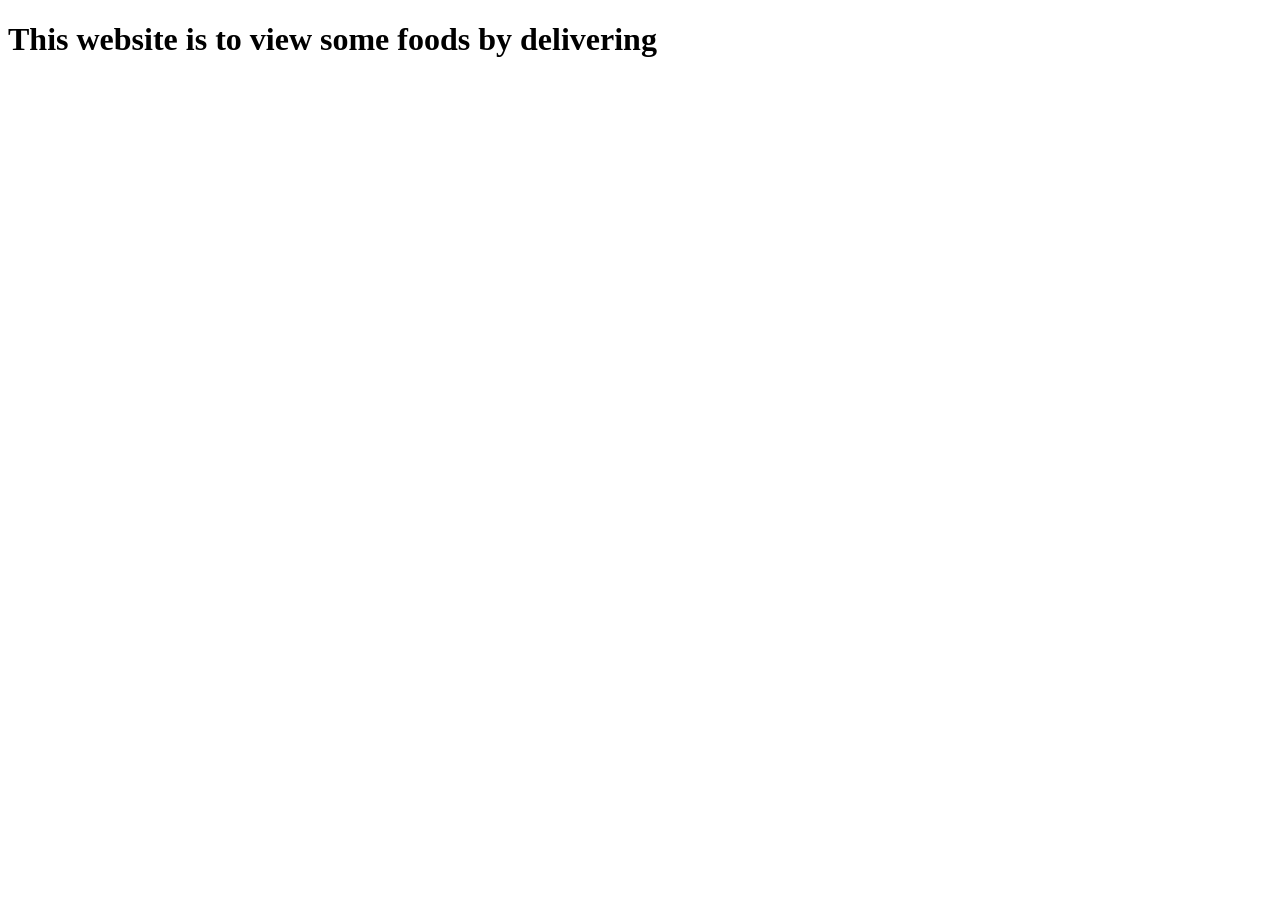
<file: ABOUT.html>
<!DOCTYPE html>
<html lang="en">
<head>
    <meta charset="UTF-8">
    <meta name="viewport" content="width=device-width, initial-scale=1.0">
    <title>Welcome To Bulay's Resturant</title>
</head>
<body>


    
    <H1>This website is to view some foods by delivering</H1>
    

</body>
</html>
</file>
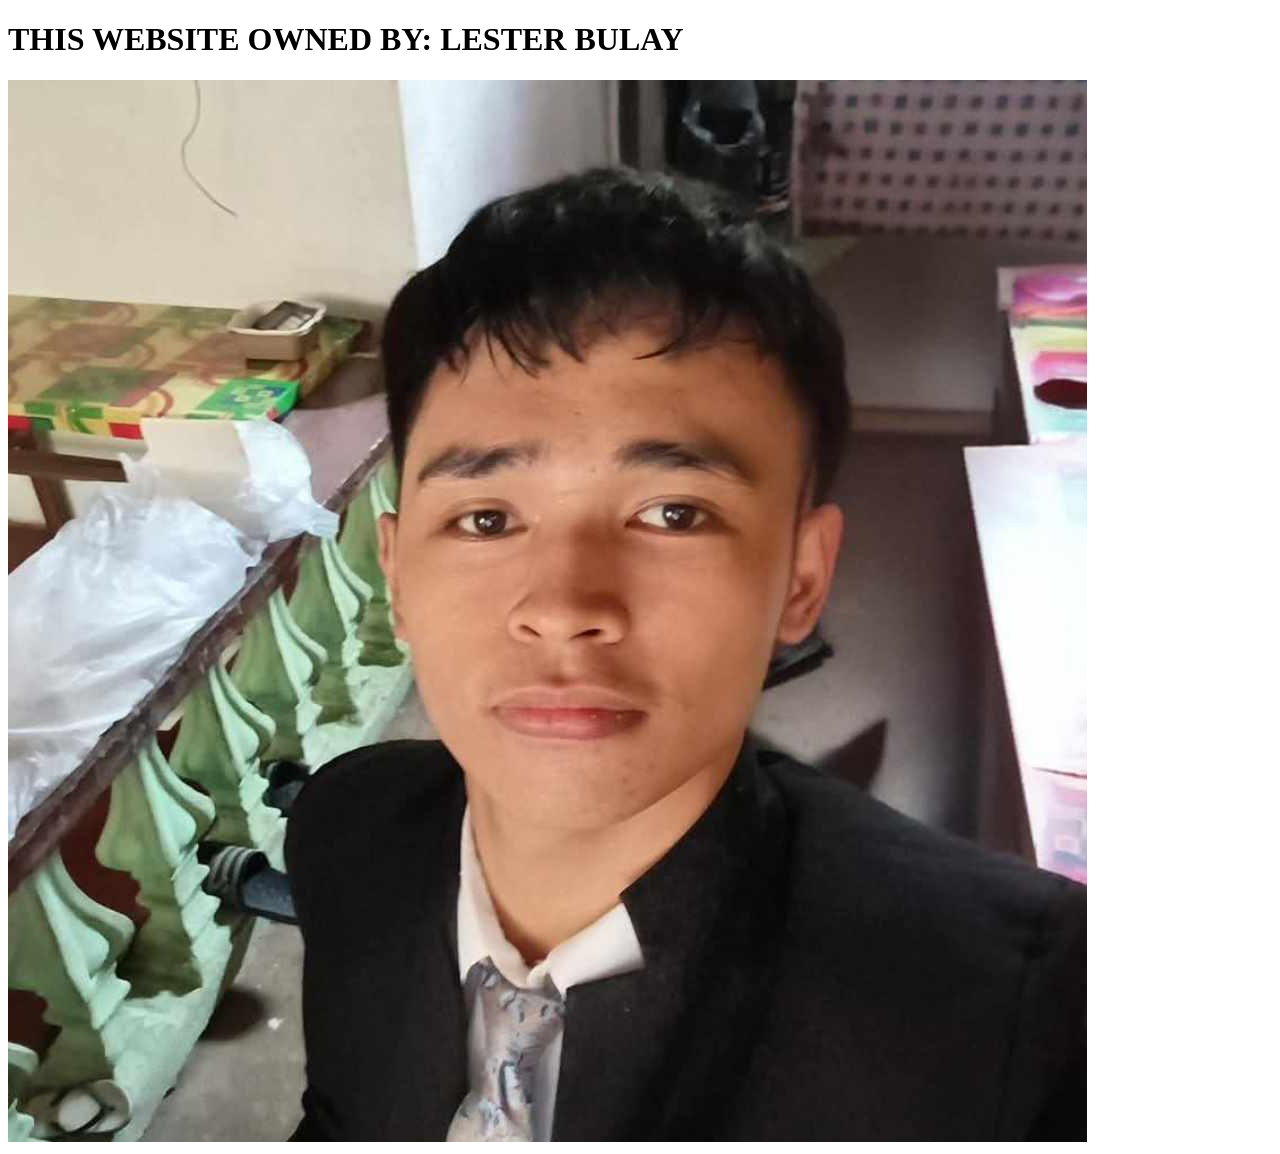
<file: CONTACT.html>
<!DOCTYPE html>
<html lang="en">
<head>
    <meta charset="UTF-8">
    <meta name="viewport" content="width=device-width, initial-scale=1.0">
    <title>Welcome To Bulay's Resturant</title>
</head>
<body>
    <h1>THIS WEBSITE OWNED BY: LESTER BULAY</h1>
    <img src="profileabout.jpg">
    
</body>
</html>
</file>
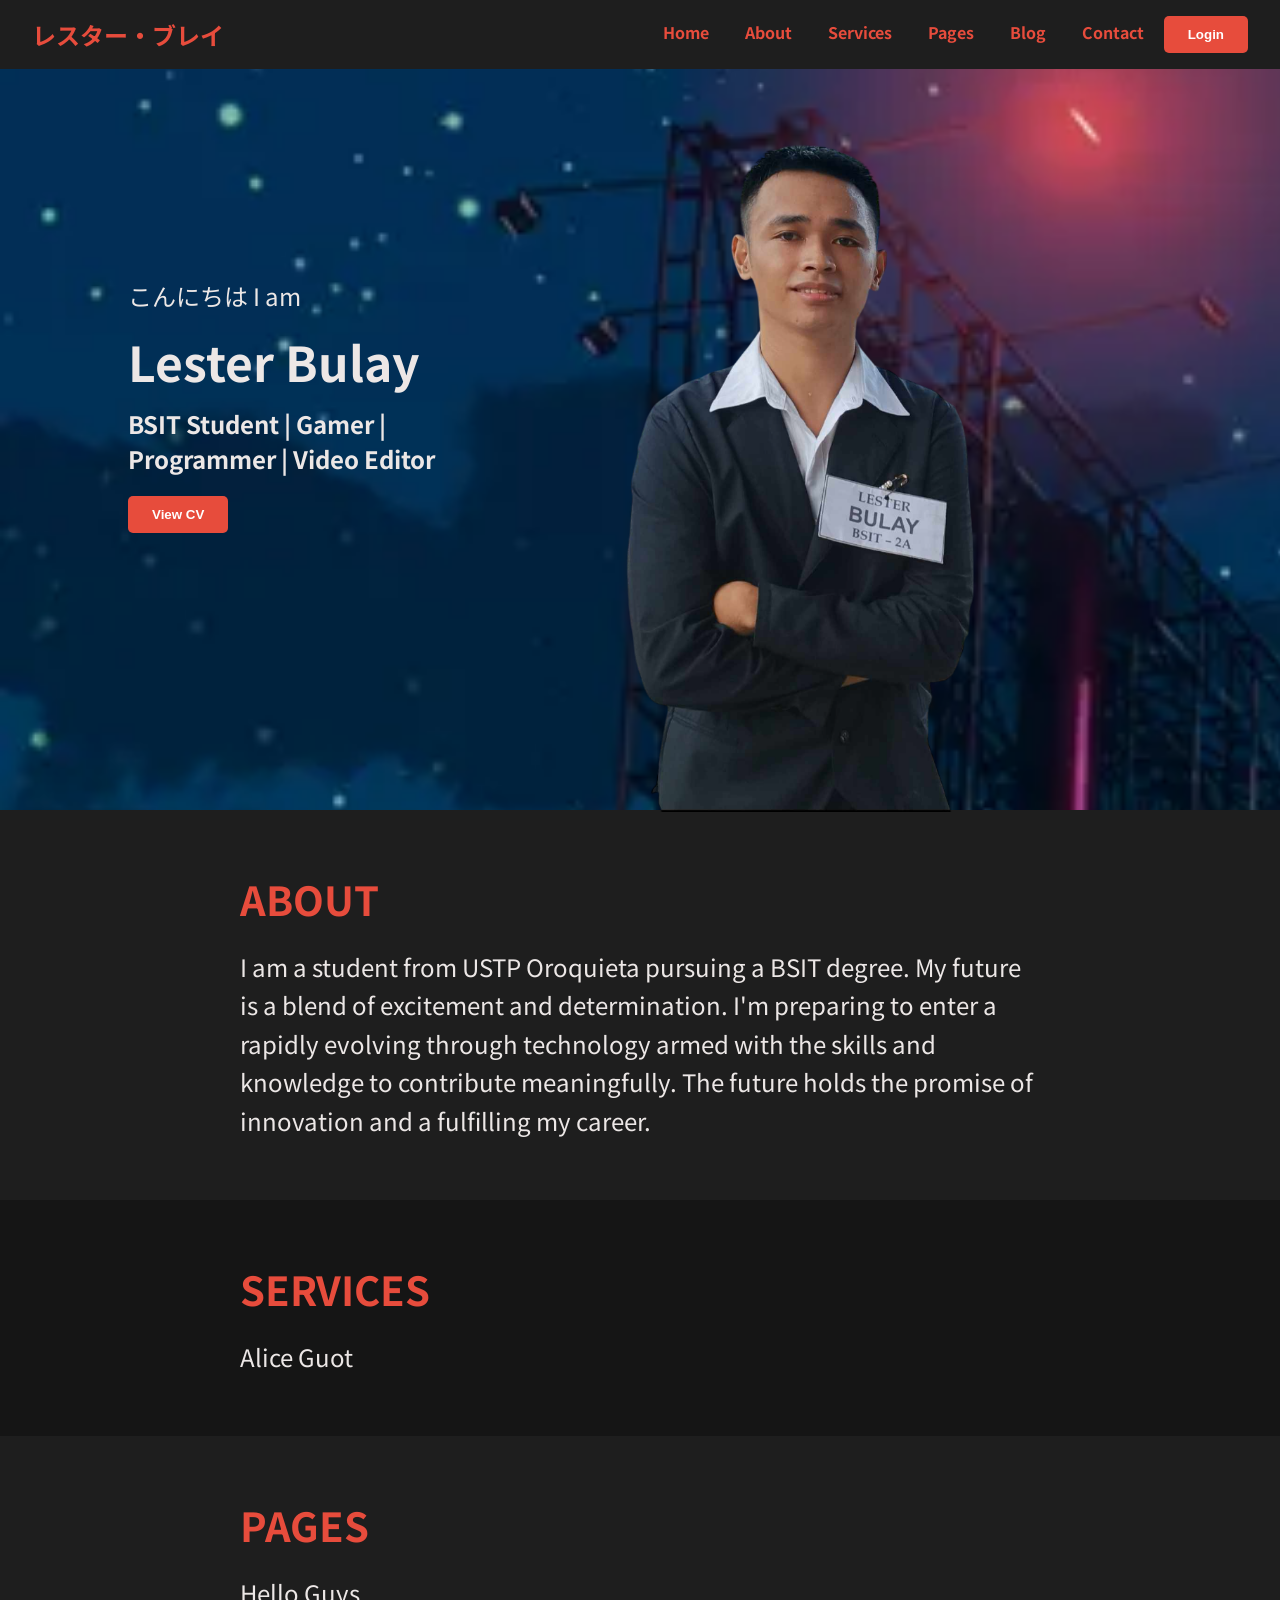
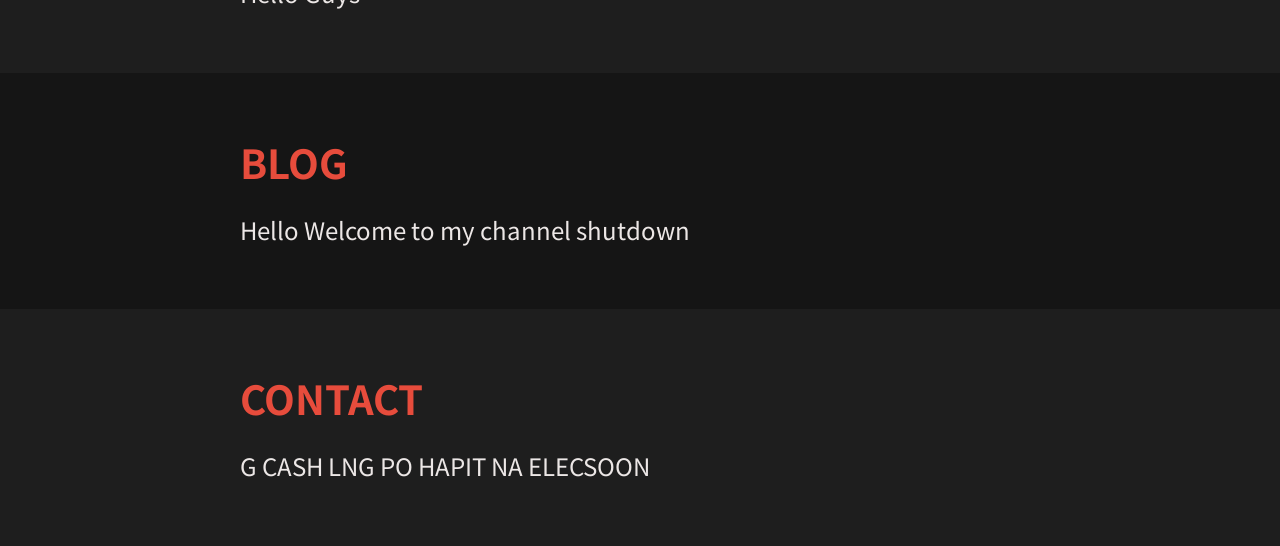
<file: Home.html>
<!DOCTYPE html>
<html lang="en">
<head>
    <meta charset="UTF-8">
    <meta name="viewport" content="width=device-width, initial-scale=1.0">
    <title>Lester Bulay</title>
    <link rel="preconnect" href="https://fonts.googleapis.com">
    <link rel="preconnect" href="https://fonts.gstatic.com" crossorigin>
    <link href="https://fonts.googleapis.com/css2?family=Noto+Sans+JP:wght@100..900&display=swap" rel="stylesheet">
    <link rel="stylesheet" href="Style.css">
    <link rel="icon" href="img/icon.png">
</head>
<body>
    <header>
        <h2 class="logo">レスター・ブレイ</h2>
        <nav class="navbar">      
            <a href="#home">Home</a>
            <a href="#about">About</a>
            <a href="#services">Services</a>
            <a href="#pages">Pages</a>
            <a href="#blog">Blog</a>
            <a href="#contact">Contact</a>
            <button class="btn-login">Login</button>
        </nav>
    </header>
    
    <section id="home" class="char">
        <div class="char-content">
            <div class="text-content">
                <p>こんにちは I am</p>
                <h1>Lester Bulay</h1>
                <h3>BSIT Student | Gamer | Programmer | Video Editor</h3>
                <a href="https://github.com/Loyzkie2005/CV/blob/main/Lester.html" target="_blank">
                    <button class="cv-button">View CV</button>
                </a>
            </div>
            <div class="profile-image">
                <img src="img/Loys.png" alt="Lester Bulay">
            </div>
        </div>
    </section>

    <section id="about" class="section">
        <div class="section-content">
            <h2>ABOUT</h2>
            <p>I am a student from USTP Oroquieta pursuing a BSIT degree. My future is a blend of excitement and determination. I'm preparing to enter a rapidly evolving through technology armed with the skills and knowledge to contribute meaningfully. The future holds the promise of innovation and a fulfilling my career.</p>
        </div>
    </section>

    <section id="services" class="section">
        <div class="section-content">
            <h2>SERVICES</h2>
            <p>Alice Guot</p>
        </div>
    </section>

    <section id="pages" class="section">
        <div class="section-content">
            <h2>PAGES</h2>
            <p>Hello Guys</p>
        </div>
    </section>

    <section id="blog" class="section">
        <div class="section-content">
            <h2>BLOG</h2>
            <p>Hello Welcome to my channel shutdown</p>
        </div>
    </section>

    <section id="contact" class="section">
        <div class="section-content">
            <h2>CONTACT</h2>
            <p>G CASH LNG PO HAPIT NA ELECSOON</p>
        </div>
    </section>

    <script src="script.js"></script>
</body>
</html>
</file>
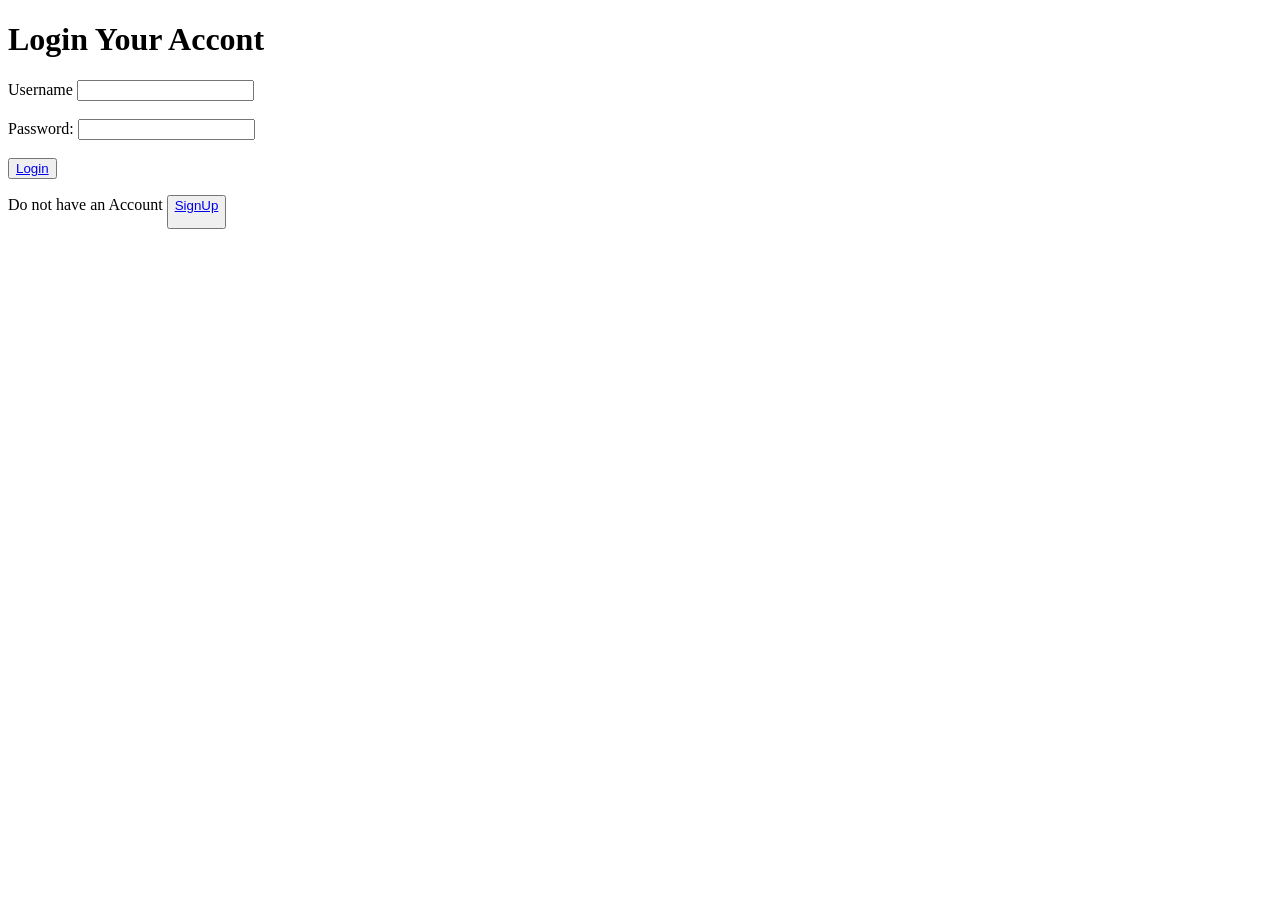
<file: Login.html>
<!DOCTYPE html>
<html lang="en">
<head>
    <meta charset="UTF-8">
    <meta name="viewport" content="width=device-width, initial-scale=1.0">
    <title>Login & Register</title>
</head>
<body>
    <h1>Login Your Accont</h1>
    <label>Username  </label><input type="text"><br><br>
    <label>Password: </label><input type="password"><br><br>
    <button> <a href="HOME.html">Login</a></button>
    <p>Do not have an Account <button> <a href="Signup.html">SignUp</a></p></button>

    
</body>
</html>
</file>
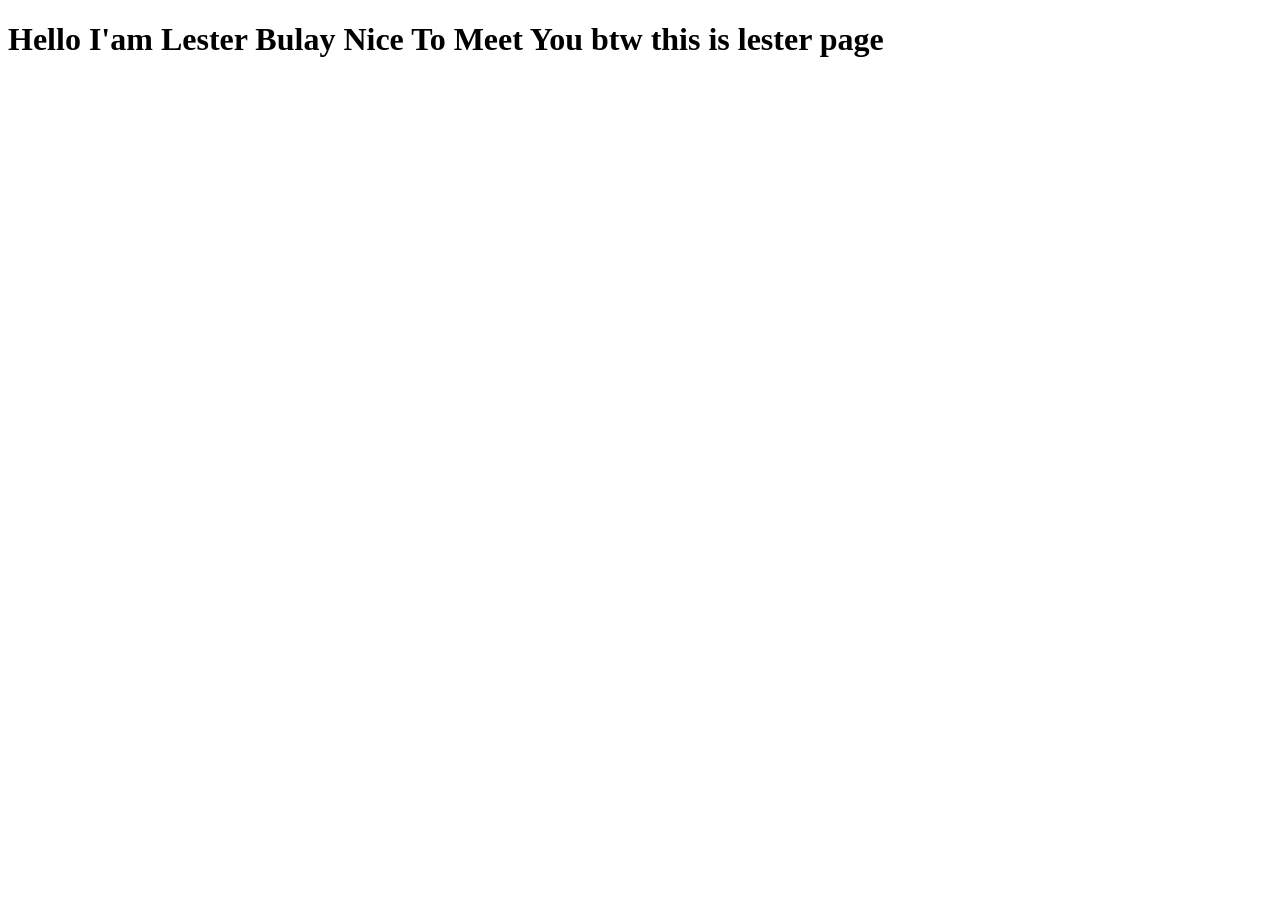
<file: PAGES.html>
<!DOCTYPE html>
<html lang="en">
<head>
    <meta charset="UTF-8">
    <meta name="viewport" content="width=device-width, initial-scale=1.0">
    <title>Welcome To Bulay's Resturant</title>
</head>
<body>
    <h1>Hello I'am Lester Bulay Nice To Meet You btw this is lester page</h1>
    



    </video>

    
</body>
</html>
</file>
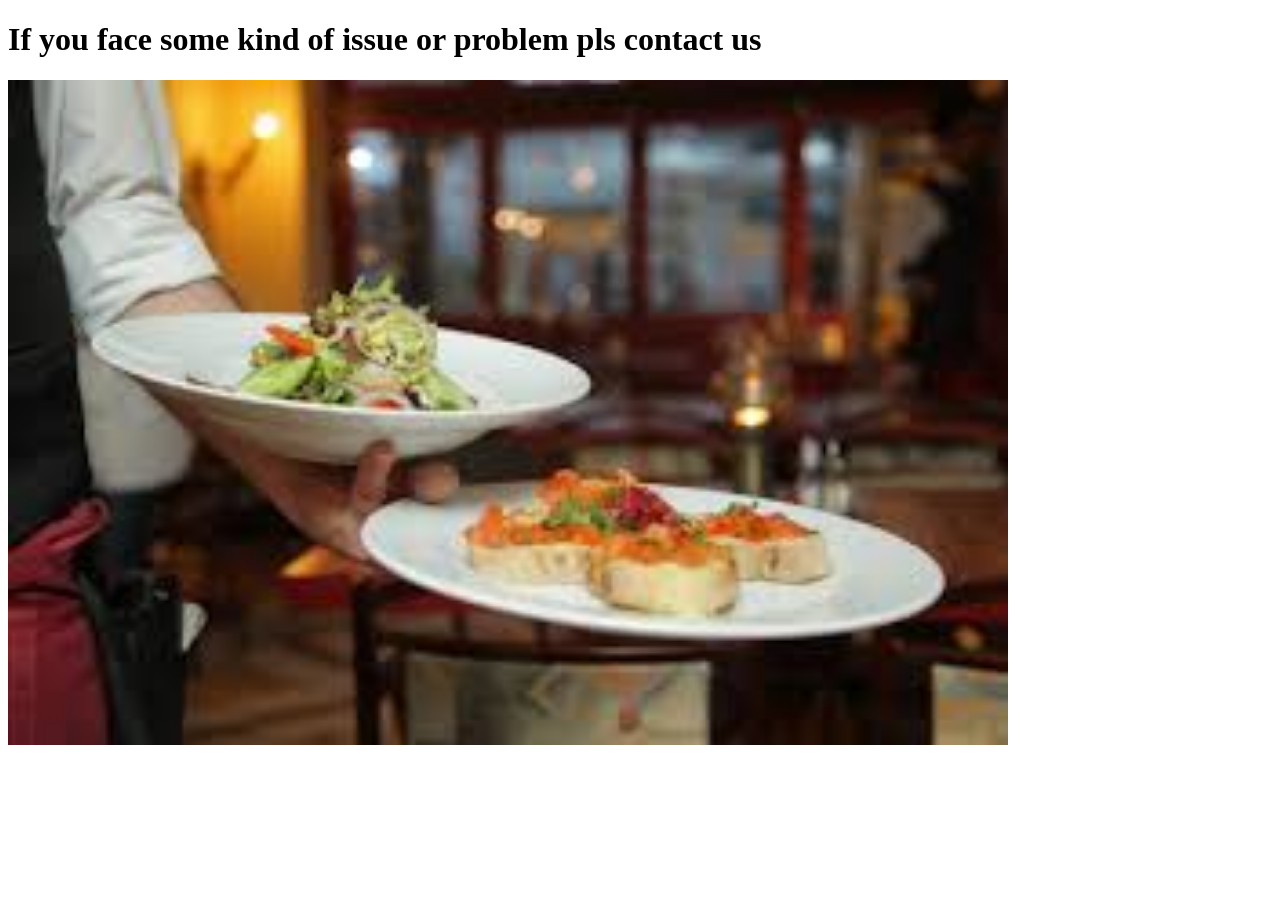
<file: SERVICES.html>
<!DOCTYPE html>
<html lang="en">
<head>
    <meta charset="UTF-8">
    <meta name="viewport" content="width=device-width, initial-scale=1.0">
    <title>Welcome To Bulay's Resturant</title>
</head>
<body>
    <h1>If you face some kind of issue or problem pls contact us</h1>
    <img src="SERVICES.jpg"width="1000">
    
</body>
</html>
</file>
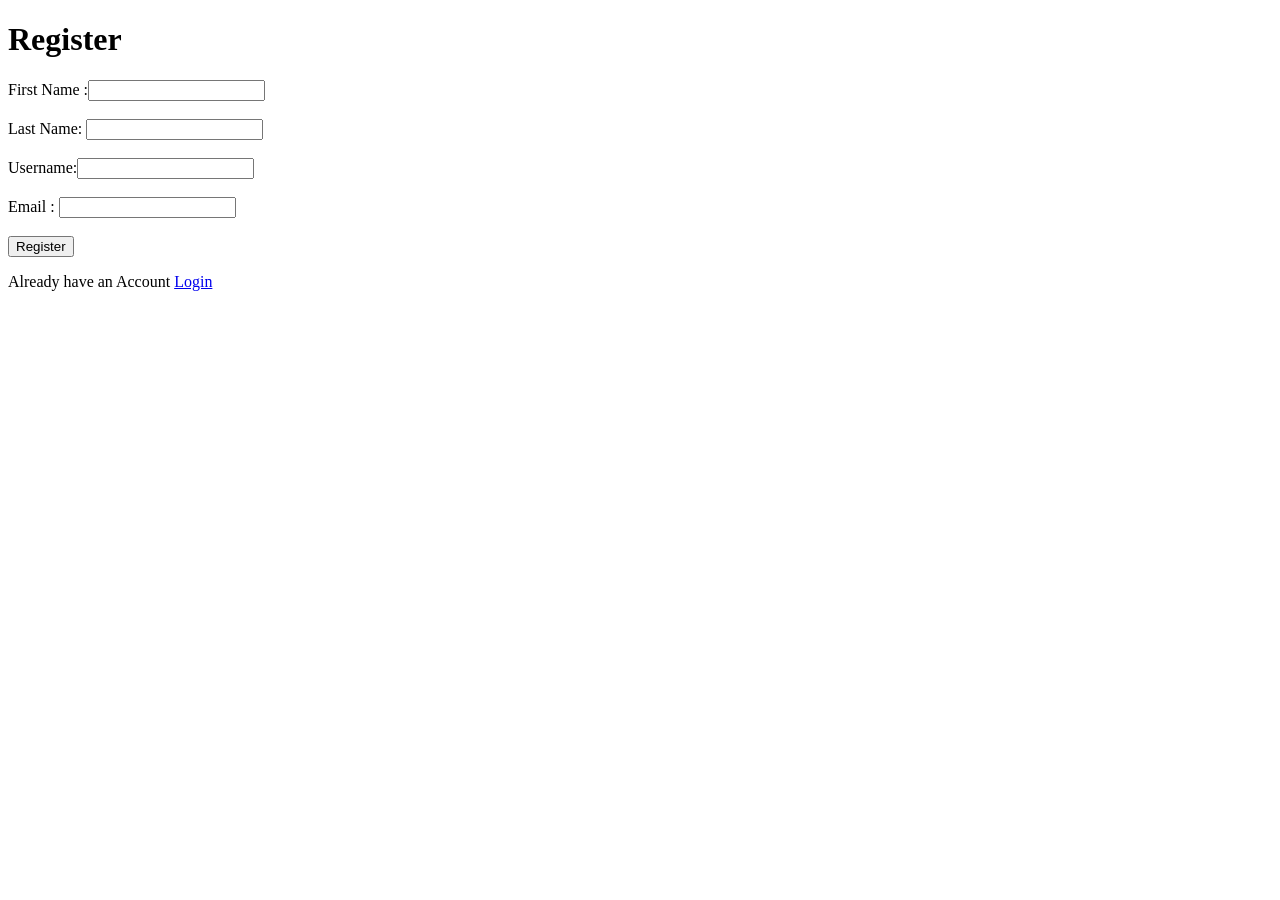
<file: Signup.html>
<!DOCTYPE html>
<html lang="en">
<head>
    <meta charset="UTF-8">
    <meta name="viewport" content="width=device-width, initial-scale=1.0">
    <title>Create Account</title>
</head>
<body>
    <h1>Register</h1>
    <label>First Name :</label><input type="text"><br><br>
    <label>Last Name: </label><input type="text"><br><br>
    <label>Username:</label><input type="text"><br><br>
    <label>Email :   </label><input type="password"><br><br>
    <button>Register</button>
    <p>Already have an Account <a href="login.html">Login</a></p>
    
</body>
</html>
</file>
<file: Style.css>
* {
    margin: 0;
    padding: 0;
    box-sizing: border-box;
}

body {
    background-image: url(img/BG.jpg);
    background-size: cover;
    background-repeat: no-repeat;
    background-color: #1e1e1e;
    color: white;
    font-family: 'Noto Sans JP', sans-serif;
}

header {
    display: flex;
    justify-content: space-between;
    align-items: center;
    padding: 1rem 2rem;
    background-color: #1e1e1e;
    position: fixed; 
    top: 0; 
    left: 0; 
    width: 100%; 
    z-index: 1000; 
    
}

.logo {
    font-size: 1.5rem;
    font-weight: bold;
    color: #e74c3c;
}

.navbar a {
    text-decoration: none;
    color: #e74c3c;
    margin: 0 1rem;
    font-weight: bold;
    transition: color 0.3s;
}

.navbar a:hover {
    color: white;
}

.btn-login {
    background-color: #e74c3c;
    color: white;
    border: none;
    padding: 0.7rem 1.5rem;
    border-radius: 5px;
    cursor: pointer;
    font-weight: bold;
}


.btn-login:hover {
    background-color: white
}

.btn-login:hover {
    background-color: white;
    color: #e74c3c;
}

.char {
    display: flex;
    justify-content: center;
    align-items: center;
    height: 90vh;
    padding: 0 10%;
}

.char-content {
    display: flex;
    align-items: center;
    justify-content: space-between;
    width: 100%;
}

.text-content {
    max-width: 100%;
    color: #ece7e6;
}

p {
    font-size: 1.5rem;
    line-height: 1.6;
}

.text-content h1 {
    font-size: 3rem;
    margin: 10px 0;
}

.text-content h3 {
    font-size: 1.5rem;
    margin-bottom: 20px;
}

.buttons button {
    background-color: #e74c3c;
    color: white;
    border: none;
    padding: 0.7rem 1.5rem;
    border-radius: 5px;
    cursor: pointer;
    font-weight: bold;
    margin-right: 10px;
    transition: background-color 0.3s;
}

.buttons button:hover {
    background-color: white;
    color: #e74c3c;
}

.cv-button {
    background-color: #e74c3c;
    color: white;
    border: none;
    padding: 0.7rem 1.5rem;
    border-radius: 5px;
    cursor: pointer;
    font-weight: bold;
    transition: background-color 0.3s;
}

.cv-button:hover {
    background-color: white;
    color: #e74c3c;
}

.profile-image img {
    max-width: 900vh;
    height: 120vh;
    border-radius: 50px;
    margin-top: -9vh; 
    padding: 10vh;
}

.login-form {
    display: none;
    position: fixed;
    top: 50%;
    left: 50%;
    transform: translate(-50%, -50%);
    background-color: #fff;
    padding: 20px;
    border-radius: 5px;
    box-shadow: 0 0 10px rgba(0, 0, 0, 0.2);
    z-index: 100;
    width: 300px;
}

.login-form h2 {
    text-align: center;
    margin-bottom: 20px;
}

.login-form label {
    display: block;
    margin-bottom: 5px;
}

.login-form input {
    width: 100%;
    padding: 10px;
    margin-bottom: 15px;
    border: 1px solid #ccc;
    border-radius: 3px;
}

.login-form button {
    background-color: #e74c3c;
    color: white;
    border: none;
    padding: 10px 20px;
    border-radius: 3px;
    cursor: pointer;
    font-weight: bold;
    width: 100%;
}

.login-form button:hover {
    background-color: #c0392b;
}

.login-form p {
    text-align: center;
    margin-top: 15px;
}

.login-form a {
    color: #e74c3c;
    text-decoration: none;
}

.login-form a:hover {
    text-decoration: underline;
}

html {
    scroll-behavior: smooth;
}

.section {
    padding: 60px 10%;
    background-color: #1e1e1e;
    color: #ece7e6;
}

.section:nth-child(even) {
    background-color: #151515;
}

.section-content {
    max-width: 800px;
    margin: 0 auto;
}

.section-content h2 {
    font-size: 2.5rem;
    margin-bottom: 20px;
    color: #e74c3c;
}
</file>
